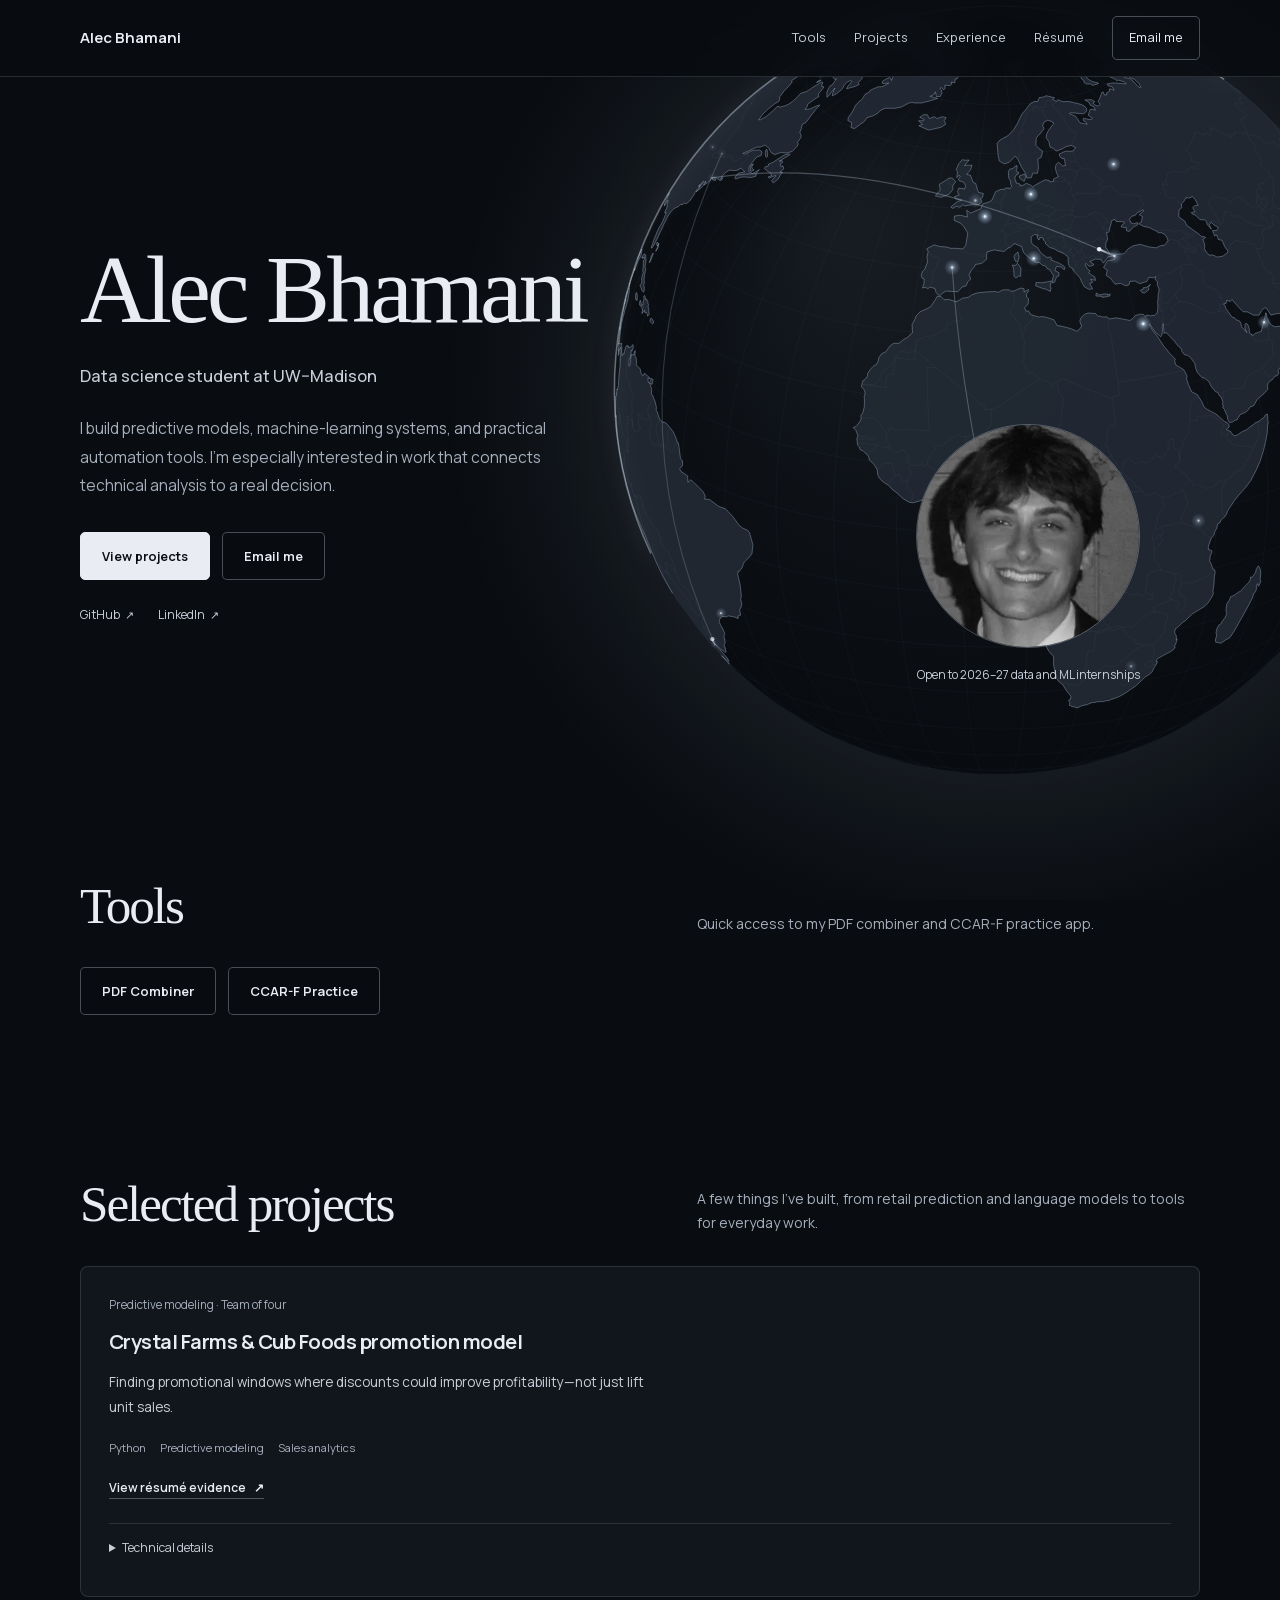
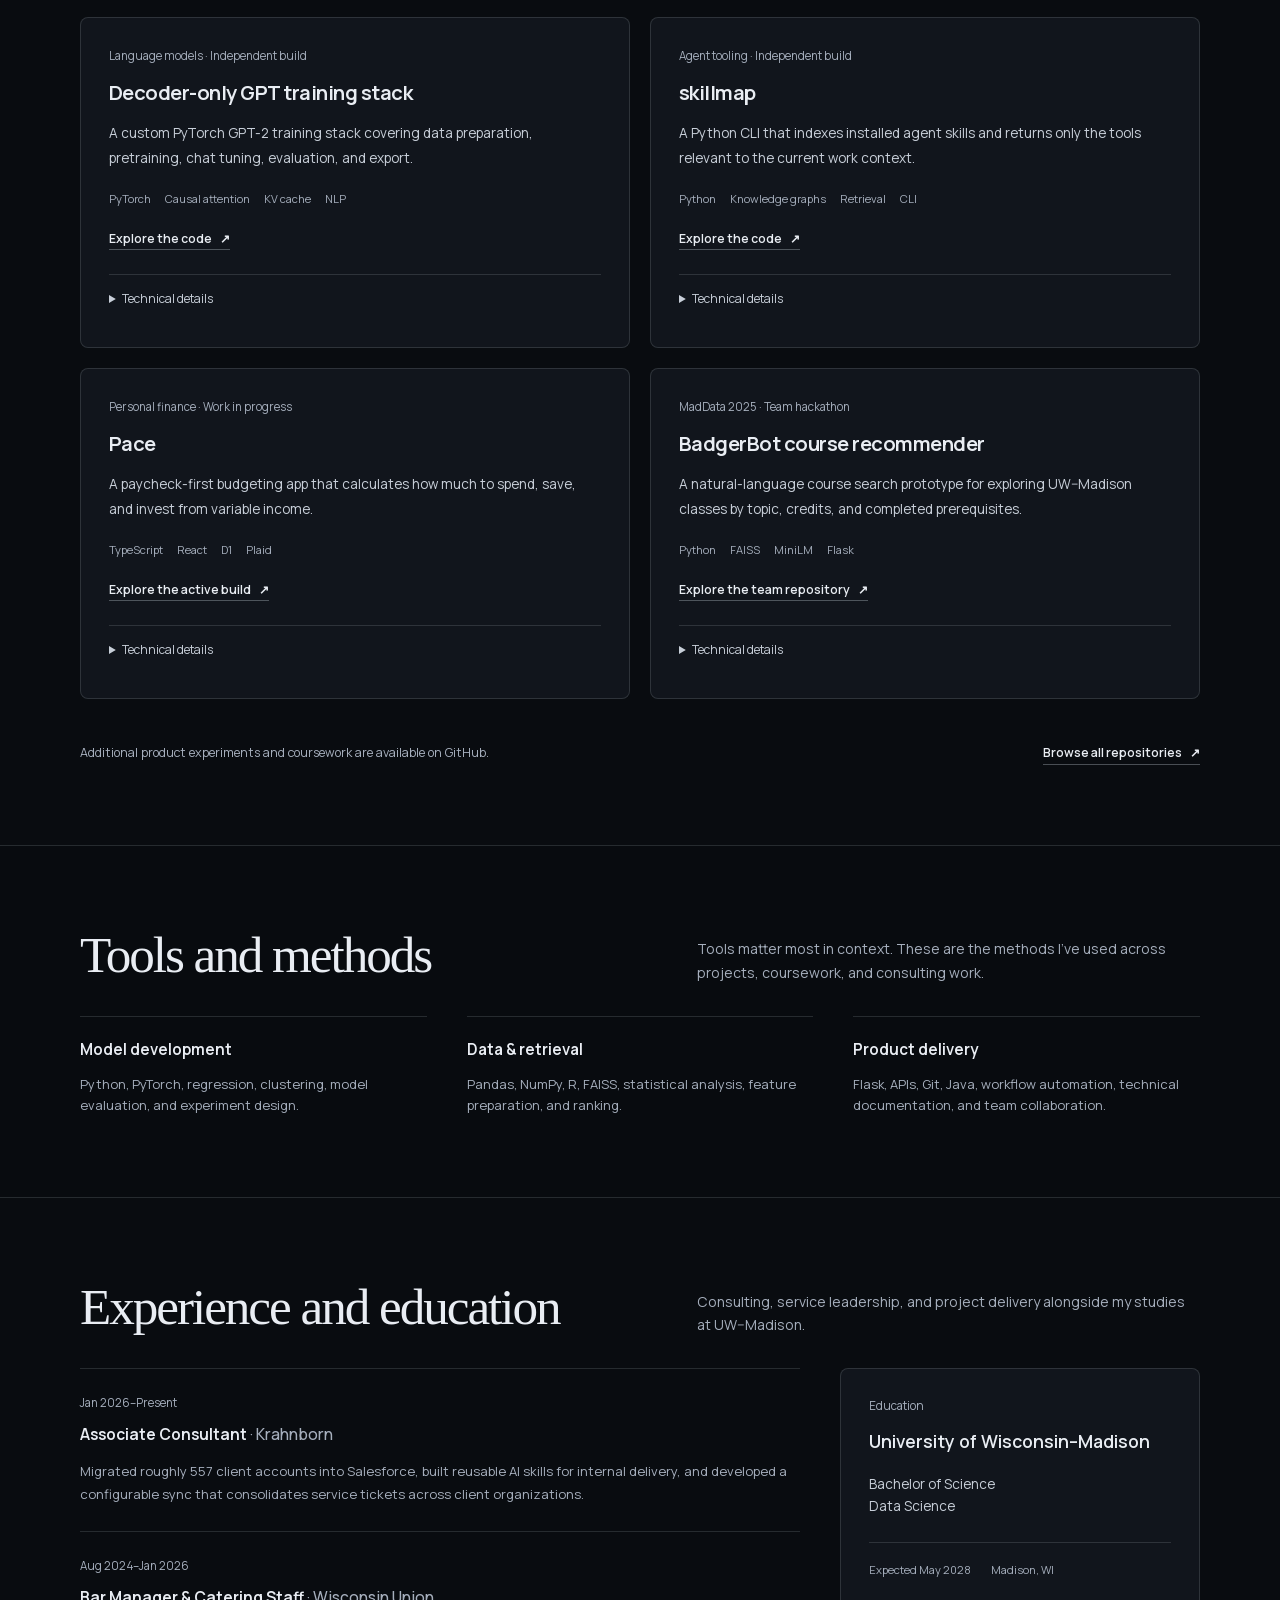
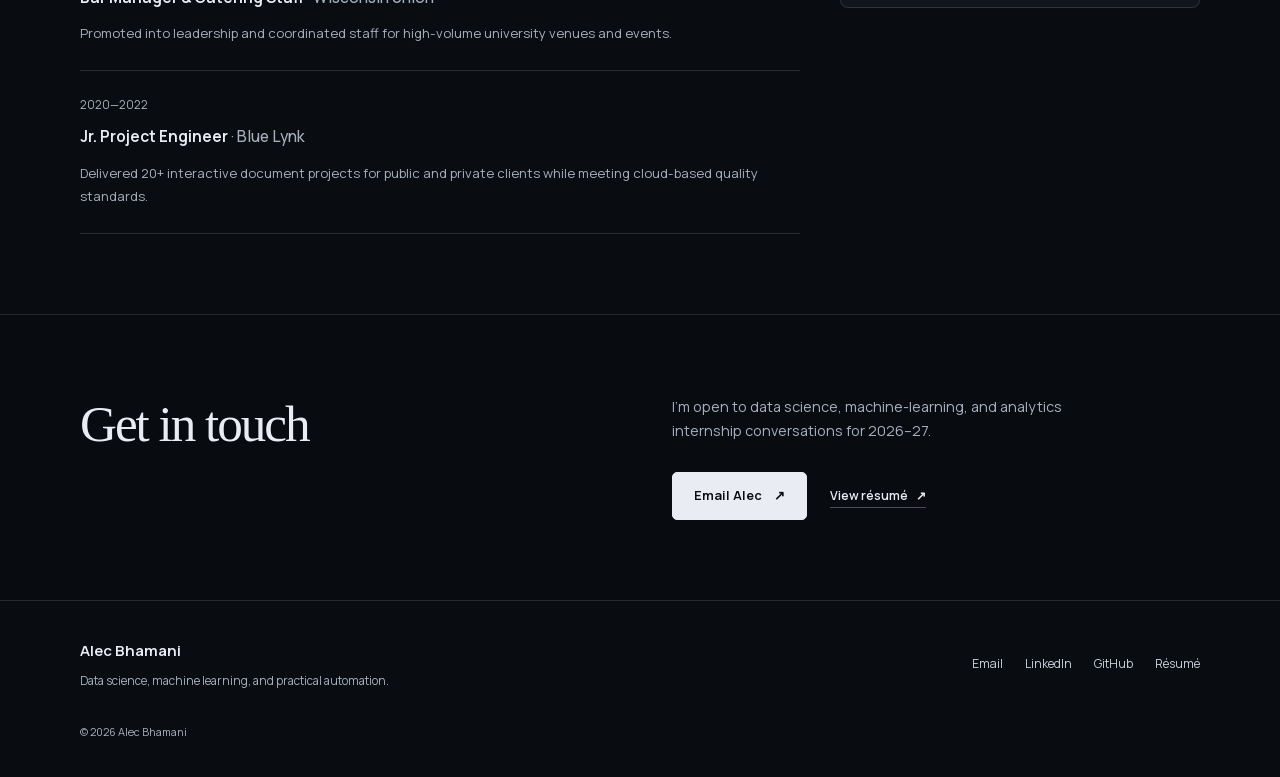
<file: index.html>
<!DOCTYPE html>
<html lang="en">
<head>
  <meta charset="utf-8">
  <meta name="viewport" content="width=device-width, initial-scale=1">
  <meta name="description" content="Alec Bhamani is a UW–Madison data science student building predictive models, machine-learning systems, and practical automation.">
  <meta name="theme-color" content="#090c10">
  <link rel="canonical" href="https://alecbhamani.com/">

  <meta property="og:type" content="profile">
  <meta property="og:url" content="https://alecbhamani.com/">
  <meta property="og:title" content="Alec Bhamani | Data Science &amp; Machine Learning">
  <meta property="og:description" content="Predictive modeling, language-model engineering, and data tools by UW–Madison student Alec Bhamani.">
  <meta property="profile:first_name" content="Alec">
  <meta property="profile:last_name" content="Bhamani">

  <meta name="twitter:card" content="summary">
  <meta name="twitter:title" content="Alec Bhamani | Data Science &amp; Machine Learning">
  <meta name="twitter:description" content="Predictive modeling, language-model engineering, and data tools by UW–Madison student Alec Bhamani.">

  <title>Alec Bhamani | Data Science &amp; Machine Learning</title>
  <link rel="icon" href="data:image/svg+xml,%3Csvg xmlns='http://www.w3.org/2000/svg' viewBox='0 0 64 64'%3E%3Crect width='64' height='64' rx='18' fill='%23090c10'/%3E%3Ctext x='32' y='40' text-anchor='middle' font-family='Arial,sans-serif' font-size='24' font-weight='700' fill='%23e5e9ef'%3EAB%3C/text%3E%3C/svg%3E">

  <link rel="preload" href="assets/fonts/manrope-variable.woff2" as="font" type="font/woff2" crossorigin>
  <link rel="stylesheet" href="assets/styles.min.css">

  <script type="application/ld+json">
  {
    "@context": "https://schema.org",
    "@type": "Person",
    "name": "Alec Bhamani",
    "url": "https://alecbhamani.com/",
    "image": "https://alecbhamani.com/assets/alec-bhamani-photo.jpg",
    "email": "mailto:alecbhamani8@gmail.com",
    "jobTitle": "Data Science Undergraduate",
    "affiliation": {
      "@type": "CollegeOrUniversity",
      "name": "University of Wisconsin–Madison"
    },
    "sameAs": [
      "https://www.linkedin.com/in/alec-bhamani-528b13361/",
      "https://github.com/AlecBhamani1"
    ],
    "knowsAbout": [
      "Data science",
      "Machine learning",
      "Predictive modeling",
      "Data analytics",
      "Workflow automation"
    ]
  }
  </script>
</head>
<body>
  <canvas id="globe-canvas" aria-hidden="true"></canvas>
  <a class="skip-link" href="#main">Skip to content</a>

  <header class="site-header">
    <nav class="nav shell" aria-label="Primary navigation">
      <a class="brand" href="#top">
        <span class="brand-name">Alec Bhamani</span>
      </a>

      <div class="nav-links">
        <a href="#tools">Tools</a>
        <a href="#projects">Projects</a>
        <a href="#experience">Experience</a>
        <a href="assets/alec-bhamani-resume.pdf" target="_blank" rel="noopener noreferrer">Résumé</a>
        <a class="nav-cta" href="mailto:alecbhamani8@gmail.com">Email me</a>
      </div>
    </nav>
  </header>

  <main id="main">
    <section class="hero shell" id="top" aria-labelledby="hero-title">
      <div class="hero-copy">
        <h1 id="hero-title">Alec Bhamani</h1>
        <p class="hero-role">Data science student at UW–Madison</p>
        <p class="hero-intro">
          I build predictive models, machine-learning systems, and practical automation tools. I’m especially interested in work that connects technical analysis to a real decision.
        </p>

        <div class="hero-actions" role="group" aria-label="Featured actions">
          <a class="button button-primary" href="#projects">View projects</a>
          <a class="button button-secondary" href="mailto:alecbhamani8@gmail.com">Email me</a>
        </div>

        <nav class="social-links" aria-label="Professional profiles">
          <a href="https://github.com/AlecBhamani1" target="_blank" rel="noopener noreferrer">GitHub <span aria-hidden="true">↗</span></a>
          <a href="https://www.linkedin.com/in/alec-bhamani-528b13361/" target="_blank" rel="noopener noreferrer">LinkedIn <span aria-hidden="true">↗</span></a>
        </nav>
      </div>

      <div class="hero-visual">
        <div class="portrait-card">
          <picture>
            <img
              src="assets/alec-bhamani-photo-square-400.webp"
              srcset="assets/alec-bhamani-photo-square-240.webp 240w, assets/alec-bhamani-photo-square-400.webp 400w, assets/alec-bhamani-photo-square-602.webp 602w"
              sizes="(max-width: 800px) 156px, 224px"
              width="602"
              height="602"
              alt="Alec Bhamani"
              fetchpriority="high">
          </picture>
          <div class="portrait-label">
            Open to 2026–27 data and ML internships
          </div>
        </div>
      </div>
    </section>

    <section class="section shell" id="tools" aria-labelledby="tools-title">
      <div class="section-heading">
        <div>
          <h2 id="tools-title">Tools</h2>
        </div>
        <p>Quick access to my PDF combiner and CCAR-F practice app.</p>
      </div>

      <div class="hero-actions" role="group" aria-label="Available tools">
        <a class="button button-secondary" href="https://alecbhamani.com/pdfcombiner/">PDF Combiner</a>
        <a class="button button-secondary" href="https://alecbhamani.com/Claude-CCAR-F-Practice/">CCAR-F Practice</a>
      </div>
    </section>

    <section class="section shell" id="projects" aria-labelledby="projects-title">
      <div class="section-heading">
        <div>
          <h2 id="projects-title">Selected projects</h2>
        </div>
        <p>
          A few things I’ve built, from retail prediction and language models to tools for everyday work.
        </p>
      </div>

      <div class="case-studies">
        <article class="case-study case-study-compact">
          <div class="case-content">
            <div class="case-meta">
              <span>Predictive modeling · Team of four</span>
            </div>
            <h3>Crystal Farms &amp; Cub Foods promotion model</h3>
            <p class="case-lede">
              Finding promotional windows where discounts could improve profitability—not just lift unit sales.
            </p>

            <div class="tech-list">
              <span>Python</span><span>Predictive modeling</span><span>Sales analytics</span>
            </div>
            <a class="text-link" href="assets/alec-bhamani-resume.pdf" target="_blank" rel="noopener noreferrer">View résumé evidence <span aria-hidden="true">↗</span></a>
          </div>
          <details class="project-details">
            <summary>Technical details</summary>
            <dl class="case-facts">
              <div>
                <dt>My contribution</dt>
                <dd>Collaborated on the Python modeling workflow and the analysis of historical retail sales data.</dd>
              </div>
              <div>
                <dt>Approach</dt>
                <dd>Converted historical sales patterns into predicted promotional windows the team could compare and present.</dd>
              </div>
              <div>
                <dt>Result</dt>
                <dd>First-place project at the UW–Madison Tech Exploration Lab.</dd>
              </div>
            </dl>
          </details>
        </article>

        <article class="case-study">
          <div class="case-content">
            <div class="case-meta">
              <span>Language models · Independent build</span>
            </div>
            <h3>Decoder-only GPT training stack</h3>
            <p class="case-lede">
              A custom PyTorch GPT-2 training stack covering data preparation, pretraining, chat tuning, evaluation, and export.
            </p>

            <div class="tech-list">
              <span>PyTorch</span><span>Causal attention</span><span>KV cache</span><span>NLP</span>
            </div>
            <a class="text-link" href="https://github.com/AlecBhamani1/GPT" target="_blank" rel="noopener noreferrer">Explore the code <span aria-hidden="true">↗</span></a>
          </div>

          <details class="project-details">
            <summary>Technical details</summary>
            <dl class="case-facts">
              <div>
                <dt>Build</dt>
                <dd>Implemented a decoder-only transformer with causal attention, tied embeddings, checkpoint recovery, and KV-cache generation.</dd>
              </div>
              <div>
                <dt>Engineering</dt>
                <dd>Added GPT-2 tokenization, resumable pretraining, assistant-only chat tuning, perplexity evaluation, and a Hugging Face export path.</dd>
              </div>
              <div>
                <dt>Verified scale</dt>
                <dd>The checked-in configurations calculate to 7.27M, 51.24M, and 124.48M parameters.</dd>
              </div>
            </dl>
            <figure class="case-evidence">
              <figcaption>
                <span>Repository workflow</span>
                <a href="https://github.com/AlecBhamani1/GPT#quickstart-on-a-new-machine-from-scratch" target="_blank" rel="noopener noreferrer">README <span aria-hidden="true">↗</span></a>
              </figcaption>

              <ol class="file-flow">
                <li>
                  <a href="https://github.com/AlecBhamani1/GPT/blob/main/prepare_data.py" target="_blank" rel="noopener noreferrer"><code>prepare_data.py</code></a>
                  <span>Local text or FineWeb-Edu → GPT-2 BPE → <code>train.bin</code> and <code>val.bin</code></span>
                </li>
                <li>
                  <a href="https://github.com/AlecBhamani1/GPT/blob/main/train.py" target="_blank" rel="noopener noreferrer"><code>train.py</code></a>
                  <span>Resumable decoder-only pretraining → <code>gpt_model.pt</code></span>
                </li>
                <li>
                  <a href="https://github.com/AlecBhamani1/GPT/blob/main/finetune_chat.py" target="_blank" rel="noopener noreferrer"><code>finetune_chat.py</code></a>
                  <span>JSONL conversations with assistant-token-only loss → <code>gpt_chat.pt</code></span>
                </li>
                <li>
                  <a href="https://github.com/AlecBhamani1/GPT/blob/main/eval.py" target="_blank" rel="noopener noreferrer"><code>eval.py</code></a>
                  <span>Perplexity evaluation, then Hugging Face and Ollama-compatible export tooling</span>
                </li>
              </ol>

              <div class="evidence-table-wrap">
                <p>Presets calculated from <a href="https://github.com/AlecBhamani1/GPT/blob/main/model.py#L48-L72" target="_blank" rel="noopener noreferrer"><code>model.py</code></a></p>
                <table class="evidence-table">
                  <thead><tr><th>Preset</th><th>Layers × width</th><th>Heads</th><th>Context</th><th>Params</th></tr></thead>
                  <tbody>
                    <tr><td>tiny</td><td>4 × 128</td><td>4</td><td>256</td><td>7.27M</td></tr>
                    <tr><td>small</td><td>8 × 512</td><td>8</td><td>512</td><td>51.24M</td></tr>
                    <tr><td>gpt2</td><td>12 × 768</td><td>12</td><td>1024</td><td>124.48M</td></tr>
                  </tbody>
                </table>
              </div>
            </figure>
          </details>
        </article>

        <article class="case-study">
          <div class="case-content">
            <div class="case-meta">
              <span>Agent tooling · Independent build</span>
            </div>
            <h3>skillmap</h3>
            <p class="case-lede">
              A Python CLI that indexes installed agent skills and returns only the tools relevant to the current work context.
            </p>

            <div class="tech-list">
              <span>Python</span><span>Knowledge graphs</span><span>Retrieval</span><span>CLI</span>
            </div>
            <a class="text-link" href="https://github.com/AlecBhamani1/skillmap" target="_blank" rel="noopener noreferrer">Explore the code <span aria-hidden="true">↗</span></a>
          </div>

          <details class="project-details">
            <summary>Technical details</summary>
            <dl class="case-facts">
              <div>
                <dt>Problem</dt>
                <dd>As skill catalogs grow, overlapping descriptions make it harder for an agent to select the right capability.</dd>
              </div>
              <div>
                <dt>Approach</dt>
                <dd>Discover skills, extract stable concepts, build a graph, and rank a scoped neighborhood for each work query.</dd>
              </div>
              <div>
                <dt>Verification</dt>
                <dd>Added redirection-aware ranking, incremental updates, diagnostics, and a 55-test regression suite.</dd>
              </div>
            </dl>
            <figure class="case-evidence scope-evidence">
              <figcaption>
                <span>A real scoping run</span>
                <a href="https://github.com/AlecBhamani1/skillmap/blob/main/diagnostics/diagnose.py" target="_blank" rel="noopener noreferrer">Diagnostic source <span aria-hidden="true">↗</span></a>
              </figcaption>

              <div class="scope-output">
                <p><span aria-hidden="true">$</span> <code>skillmap scope "manage worktrees and terminals from the command line"</code></p>
                <div>
                  <strong>orca-cli</strong>
                  <span>Matched on: terminal, worktree</span>
                </div>
                <p class="scope-summary">1 of 5 installed skills surfaced</p>
              </div>

              <dl class="diagnostic-grid">
                <div><dt>55 / 55</dt><dd>tests passed</dd></div>
                <div><dt>8 / 8</dt><dd>curated queries ranked first</dd></div>
                <div><dt>3 / 3</dt><dd>adversarial queries ranked first</dd></div>
                <div><dt>1.8 / 5</dt><dd>skills surfaced per query</dd></div>
              </dl>
              <p class="evidence-note">Fresh local diagnostic against current <code>main</code> · 5 installed skills · July 29, 2026</p>
            </figure>
          </details>
        </article>

        <article class="case-study">
          <div class="case-content">
            <div class="case-meta">
              <span>Personal finance · Work in progress</span>
            </div>
            <h3>Pace</h3>
            <p class="case-lede">
              A paycheck-first budgeting app that calculates how much to spend, save, and invest from variable income.
            </p>

            <div class="tech-list">
              <span>TypeScript</span><span>React</span><span>D1</span><span>Plaid</span>
            </div>
            <a class="text-link" href="https://github.com/AlecBhamani1/Pace" target="_blank" rel="noopener noreferrer">Explore the active build <span aria-hidden="true">↗</span></a>
          </div>

          <details class="project-details">
            <summary>Technical details</summary>
            <dl class="case-facts">
              <div>
                <dt>Build</dt>
                <dd>Developing a full-stack TypeScript app with a paycheck-planning engine and D1-compatible persistence.</dd>
              </div>
              <div>
                <dt>Logic</dt>
                <dd>Converts pay frequency and monthly category limits into per-paycheck spending, savings, and investable amounts.</dd>
              </div>
              <div>
                <dt>Integration</dt>
                <dd>Supports Plaid Sandbox account linking with encrypted access-token handling on the server.</dd>
              </div>
            </dl>
            <figure class="case-evidence pace-evidence">
              <figcaption>
                <span>Paycheck plan calculation</span>
                <a href="https://github.com/AlecBhamani1/Pace/blob/main/app/page.tsx" target="_blank" rel="noopener noreferrer">Implementation <span aria-hidden="true">↗</span></a>
              </figcaption>

              <div class="budget-equation">
                <div><span>Typical take-home paycheck</span><code>$2,000.00</code></div>
                <div><span>Per-paycheck spending cap</span><code>− $1,200.00</code></div>
                <div><span>Savings contribution</span><code>− $200.00</code></div>
                <div class="budget-total"><span>Available to invest</span><code>$600.00</code></div>
              </div>

              <div class="allocation-summary" role="group" aria-label="Resulting paycheck allocation">
                <div><strong>$1,200</strong><span>Spend</span></div>
                <div><strong>$200</strong><span>Save</span></div>
                <div><strong>$600</strong><span>Invest</span></div>
              </div>
              <p class="evidence-note">Illustrative Sandbox values · calculation mirrors the current planning engine in <code>app/page.tsx</code></p>
            </figure>
          </details>
        </article>

        <article class="case-study">
          <div class="case-content">
            <div class="case-meta">
              <span>MadData 2025 · Team hackathon</span>
            </div>
            <h3>BadgerBot course recommender</h3>
            <p class="case-lede">
              A natural-language course search prototype for exploring UW–Madison classes by topic, credits, and completed prerequisites.
            </p>

            <div class="tech-list">
              <span>Python</span><span>FAISS</span><span>MiniLM</span><span>Flask</span>
            </div>
            <a class="text-link" href="https://github.com/AlecBhamani1/MadData2025" target="_blank" rel="noopener noreferrer">Explore the team repository <span aria-hidden="true">↗</span></a>
          </div>

          <details class="project-details">
            <summary>Technical details</summary>
            <dl class="case-facts">
              <div>
                <dt>My contribution</dt>
                <dd>Built the initial Flask interface and project setup as part of the team; the current retrieval implementation reflects contributions across the repository.</dd>
              </div>
              <div>
                <dt>Approach</dt>
                <dd>Embeds 380 catalog records with MiniLM, retrieves candidates with FAISS, and filters by credits and prerequisite gaps.</dd>
              </div>
              <div>
                <dt>Output</dt>
                <dd>Returns up to five course cards with course details, credits, and missing prerequisites.</dd>
              </div>
            </dl>
            <figure class="case-evidence course-evidence">
              <figcaption>
                <span>Prototype recommendation</span>
                <a href="https://github.com/AlecBhamani1/MadData2025/blob/main/nearest_neighbor_search.py" target="_blank" rel="noopener noreferrer">Retrieval source <span aria-hidden="true">↗</span></a>
              </figcaption>

              <div class="course-query">
                <span>Query</span>
                <p>3 credit course about data visualization</p>
                <small>Completed: COMP SCI 220, COMP SCI 320</small>
              </div>

              <ol class="course-results">
                <li>
                  <code>COMP SCI 565</code>
                  <div><strong>Introduction to Data Visualization</strong><span>3 credits · Missing prerequisites: None</span></div>
                </li>
                <li>
                  <code>COMP SCI 765</code>
                  <div><strong>Data Visualization</strong><span>3 credits · Missing prerequisites: None</span></div>
                </li>
                <li>
                  <code>STAT 436</code>
                  <div><strong>Statistical Data Visualization</strong><span>3 credits · Missing prerequisite: STAT 240</span></div>
                </li>
              </ol>
              <p class="evidence-note">Prototype output regenerated from the committed FAISS index; ranking percentages intentionally omitted.</p>
            </figure>
          </details>
        </article>
      </div>

      <div class="more-work">
        <p>Additional product experiments and coursework are available on GitHub.</p>
        <a class="text-link" href="https://github.com/AlecBhamani1?tab=repositories" target="_blank" rel="noopener noreferrer">Browse all repositories <span aria-hidden="true">↗</span></a>
      </div>
    </section>

    <section class="section capability-section" aria-labelledby="capabilities-title">
      <div class="shell">
        <div class="section-heading compact-heading">
          <div>
            <h2 id="capabilities-title">Tools and methods</h2>
          </div>
          <p>Tools matter most in context. These are the methods I’ve used across projects, coursework, and consulting work.</p>
        </div>

        <div class="capability-grid">
          <article>
            <h3>Model development</h3>
            <p>Python, PyTorch, regression, clustering, model evaluation, and experiment design.</p>
          </article>
          <article>
            <h3>Data &amp; retrieval</h3>
            <p>Pandas, NumPy, R, FAISS, statistical analysis, feature preparation, and ranking.</p>
          </article>
          <article>
            <h3>Product delivery</h3>
            <p>Flask, APIs, Git, Java, workflow automation, technical documentation, and team collaboration.</p>
          </article>
        </div>
      </div>
    </section>

    <section class="section shell" id="experience" aria-labelledby="experience-title">
      <div class="section-heading compact-heading">
        <div>
          <h2 id="experience-title">Experience and education</h2>
        </div>
        <p>Consulting, service leadership, and project delivery alongside my studies at UW–Madison.</p>
      </div>

      <div class="experience-layout">
        <div class="timeline">
          <article class="timeline-item">
            <div class="timeline-date">Jan 2026–Present</div>
            <div>
              <h3>Associate Consultant <span>· Krahnborn</span></h3>
              <p>Migrated roughly 557 client accounts into Salesforce, built reusable AI skills for internal delivery, and developed a configurable sync that consolidates service tickets across client organizations.</p>
            </div>
          </article>
          <article class="timeline-item">
            <div class="timeline-date">Aug 2024–Jan 2026</div>
            <div>
              <h3>Bar Manager &amp; Catering Staff <span>· Wisconsin Union</span></h3>
              <p>Promoted into leadership and coordinated staff for high-volume university venues and events.</p>
            </div>
          </article>
          <article class="timeline-item">
            <div class="timeline-date">2020—2022</div>
            <div>
              <h3>Jr. Project Engineer <span>· Blue Lynk</span></h3>
              <p>Delivered 20+ interactive document projects for public and private clients while meeting cloud-based quality standards.</p>
            </div>
          </article>
        </div>

        <aside class="education-card" aria-label="Education">
          <div class="education-mark" aria-hidden="true">W</div>
          <p class="education-label">Education</p>
          <h3>University of Wisconsin–Madison</h3>
          <p>Bachelor of Science<br>Data Science</p>
          <div class="education-footer">
            <span>Expected May 2028</span>
            <span>Madison, WI</span>
          </div>
        </aside>
      </div>
    </section>

    <section class="contact-section" id="contact" aria-labelledby="contact-title">
      <div class="shell contact-inner">
        <div>
          <h2 id="contact-title">Get in touch</h2>
        </div>
        <div class="contact-actions">
          <p>I’m open to data science, machine-learning, and analytics internship conversations for 2026–27.</p>
          <a class="button button-primary" href="mailto:alecbhamani8@gmail.com">Email Alec <span aria-hidden="true">↗</span></a>
          <a class="text-link" href="assets/alec-bhamani-resume.pdf" target="_blank" rel="noopener noreferrer">View résumé <span aria-hidden="true">↗</span></a>
        </div>
      </div>
    </section>
  </main>

  <footer class="footer">
    <div class="shell footer-inner">
      <div>
        <a class="brand footer-brand" href="#top">
          <span class="brand-name">Alec Bhamani</span>
        </a>
        <p>Data science, machine learning, and practical automation.</p>
      </div>
      <nav class="footer-links" aria-label="Footer links">
        <a href="mailto:alecbhamani8@gmail.com">Email</a>
        <a href="https://www.linkedin.com/in/alec-bhamani-528b13361/" target="_blank" rel="noopener noreferrer">LinkedIn</a>
        <a href="https://github.com/AlecBhamani1" target="_blank" rel="noopener noreferrer">GitHub</a>
        <a href="assets/alec-bhamani-resume.pdf" target="_blank" rel="noopener noreferrer">Résumé</a>
      </nav>
      <p class="copyright">© 2026 Alec Bhamani</p>
    </div>
  </footer>
  <script defer src="assets/globe/d3.min.js"></script>
  <script defer src="assets/globe/topojson-client.min.js"></script>
  <script defer src="assets/globe.js"></script>
</body>
</html>
</file>
<file: assets/styles.min.css>
@font-face{font-family:Manrope;font-style:normal;font-weight:400 800;font-display:swap;src:url("fonts/manrope-variable.woff2") format("woff2")}:root{color-scheme:dark;--bg:#090c10;--surface:rgba(19, 24, 31, 0.86);--ink:#e9edf3;--muted:#a6afbd;--muted-strong:#c8cfd9;--line:rgba(221, 230, 242, 0.14);--line-strong:rgba(221, 230, 242, 0.3);--sans:"Manrope","Trebuchet MS",sans-serif;--display:"Iowan Old Style","Palatino Linotype","Book Antiqua",Palatino,Georgia,serif}*{box-sizing:border-box}html{scroll-behavior:smooth;scroll-padding-top:84px;background:var(--bg)}body{min-width:320px;margin:0;color:var(--ink);font:16px/1.65 var(--sans);-webkit-font-smoothing:antialiased;isolation:isolate}a{color:inherit;text-decoration:none}img{max-width:100%}a:focus-visible,summary:focus-visible{outline:2px solid var(--ink);outline-offset:5px}.shell{width:min(1120px,calc(100% - 64px));margin-inline:auto}#globe-canvas{position:fixed;inset:0;z-index:-1;width:100%;height:100%;pointer-events:none}.skip-link{position:fixed;top:12px;left:12px;z-index:100;padding:10px 14px;background:var(--ink);color:var(--bg);transform:translateY(-180%)}.skip-link:focus{transform:translateY(0)}.site-header{position:sticky;top:0;z-index:50;border-bottom:1px solid var(--line);background:rgba(9,12,16,.88);backdrop-filter:blur(16px)}.nav{min-height:76px;display:flex;align-items:center;justify-content:space-between;gap:24px}.brand{font-size:.94rem;font-weight:650}.nav-links{display:flex;align-items:center;gap:28px;font-size:.8rem;color:var(--muted-strong)}.nav-links a{min-height:44px;display:inline-flex;align-items:center}.footer-links a:hover,.nav-links a:hover,.social-links a:hover{color:#fff;text-decoration:underline;text-underline-offset:5px}.nav-links .nav-cta{padding-inline:16px;border:1px solid var(--line-strong);border-radius:5px;color:var(--ink)}.hero{min-height:min(720px,calc(100svh - 76px));display:grid;grid-template-columns:minmax(0,1.35fr) minmax(240px,0.65fr);align-items:center;gap:64px;padding-block:92px 100px}.hero-copy{position:relative;z-index:1}h1,h2{margin:0;font-family:var(--display);font-weight:400;letter-spacing:-.04em}h1{font-size:clamp(4rem, 7.5vw, 6.5rem);line-height:1.04}.hero-role{margin:22px 0 0;font-size:1.03rem;font-weight:500;color:var(--muted-strong)}.hero-intro{max-width:510px;margin:26px 0 0;color:var(--muted);font-size:.96rem;line-height:1.85}.hero-actions{margin-top:32px;display:flex;flex-wrap:wrap;gap:12px}.button{min-height:48px;display:inline-flex;justify-content:center;align-items:center;gap:12px;padding:0 21px;border:1px solid var(--line-strong);border-radius:5px;font-size:.8rem;font-weight:650;transition:background 150ms ease}.button-primary{border-color:var(--ink);background:var(--ink);color:var(--bg)}.button-primary:hover{background:#fff}.button-secondary{background:rgba(9,12,16,.5)}.button-secondary:hover{background:#202733}.social-links{display:flex;gap:24px;margin-top:25px;color:var(--muted-strong);font-size:.77rem}.social-links span{margin-left:3px;font-size:.7rem}.hero-visual{display:grid;place-items:center;align-self:end;padding-bottom:12px}.portrait-card{width:224px}.portrait-card picture{display:block;width:100%;aspect-ratio:1;overflow:hidden;border:1px solid var(--line-strong);border-radius:50%}.portrait-card img{display:block;width:100%;height:100%;object-fit:cover;object-position:center 34%;filter:grayscale(1)}.portrait-label{margin-top:18px;color:var(--muted-strong);text-align:center;font-size:.73rem;line-height:1.6}.section{padding-block:80px;scroll-margin-top:20px}.section-heading{display:grid;grid-template-columns:1.1fr 1fr;align-items:end;gap:64px;margin-bottom:32px}.contact-inner h2,.section-heading h2{font-size:clamp(2.3rem, 4vw, 3.2rem);line-height:1.14}.section-heading>p{margin:0;max-width:510px;color:var(--muted);font-size:.88rem}.case-studies{display:grid;grid-template-columns:repeat(2,minmax(0,1fr));gap:20px;align-items:start}.case-study{min-width:0;padding:28px;border:1px solid var(--line);border-radius:8px;background:var(--surface);backdrop-filter:blur(18px)}.case-study-compact{grid-column:1/-1}.case-content{display:flex;flex-direction:column;align-items:flex-start}.case-meta{margin-bottom:14px;color:var(--muted);font-size:.72rem}.case-study h3{margin:0;color:var(--ink);font-size:1.27rem;line-height:1.35;font-weight:650;letter-spacing:-.025em}.case-lede{margin:15px 0 0;max-width:68ch;color:var(--muted-strong);font-size:.85rem;line-height:1.8}.tech-list{margin-top:20px;display:flex;flex-wrap:wrap;gap:5px 14px;color:var(--muted);font-size:.7rem}.text-link{display:inline-flex;align-items:center;gap:8px;margin-top:20px;border-bottom:1px solid var(--line-strong);color:var(--ink);font-size:.77rem;font-weight:600}.text-link:hover{border-color:var(--ink)}.project-details{margin-top:24px;border-top:1px solid var(--line)}.project-details summary{min-height:44px;padding-top:14px;cursor:pointer;color:var(--muted-strong);font-size:.75rem}.project-details summary:hover{color:#fff}.case-facts{margin:8px 0 0}.case-facts>div{padding-block:12px}.case-facts dt{font-size:.75rem;color:var(--ink);font-weight:650}.case-facts dd{margin:5px 0 0;color:var(--muted);font-size:.77rem;line-height:1.75}.case-evidence{min-width:0;margin:0;align-self:stretch;overflow:hidden;border:1px solid var(--line);border-radius:8px;background:#0a0d0f}.case-evidence figcaption{min-height:48px;display:flex;align-items:center;justify-content:space-between;gap:18px;padding:11px 16px;border-bottom:1px solid var(--line);color:var(--muted-strong);font-size:.7rem;font-weight:800}.case-evidence figcaption>span{letter-spacing:.08em;text-transform:uppercase}.case-evidence figcaption a{color:var(--muted);font-weight:700}.case-evidence figcaption a:hover,.evidence-table-wrap a:hover,.file-flow a:hover{color:var(--ink)}.case-evidence code{font-family:ui-monospace,SFMono-Regular,Menlo,Monaco,Consolas,monospace}.file-flow{margin:0;padding:0;list-style:none}.file-flow li{display:grid;grid-template-columns:138px minmax(0,1fr);gap:16px;padding:17px 18px;border-bottom:1px solid var(--line)}.file-flow a{color:var(--ink);font-size:.72rem;font-weight:800}.file-flow li>span{color:var(--muted);font-size:.72rem;line-height:1.55}.file-flow li>span code{color:var(--muted-strong);font-size:.68rem}.evidence-table-wrap{overflow-x:auto;padding:17px 18px 20px}.evidence-table-wrap>p{margin:0 0 12px;color:var(--muted);font-size:.68rem}.evidence-table-wrap a{color:var(--muted-strong)}.evidence-table{width:100%;min-width:390px;border-collapse:collapse;color:var(--muted-strong);font-family:ui-monospace,SFMono-Regular,Menlo,Monaco,Consolas,monospace;font-size:.66rem;text-align:left}.evidence-table td,.evidence-table th{padding:8px 9px;border:1px solid var(--line);white-space:nowrap}.evidence-table th{color:var(--muted);font-weight:700}.evidence-table td:first-child{color:var(--ink);font-weight:800}.scope-output{padding:24px 20px;border-bottom:1px solid var(--line);font-family:ui-monospace,SFMono-Regular,Menlo,Monaco,Consolas,monospace}.scope-output>p{margin:0;color:var(--muted);font-size:.7rem;line-height:1.6}.scope-output>p>span{margin-right:6px;color:var(--muted-strong)}.scope-output>p code{white-space:normal}.scope-output>div{margin-block:20px 14px;padding:14px;border:1px solid var(--line-strong);border-left:3px solid var(--muted-strong);border-radius:4px;background:var(--bg)}.scope-output strong,.scope-output>div span{display:block}.scope-output strong{color:var(--ink);font-size:.84rem}.scope-output>div span{margin-top:4px;color:var(--muted);font-size:.66rem}.scope-output .scope-summary{color:var(--muted-strong);font-weight:700}.diagnostic-grid{display:grid;grid-template-columns:repeat(2,1fr);margin:0}.diagnostic-grid>div{min-height:104px;padding:18px;border-right:1px solid var(--line);border-bottom:1px solid var(--line)}.diagnostic-grid>div:nth-child(2n){border-right:0}.diagnostic-grid dt{color:var(--ink);font-size:1.2rem;font-weight:750;letter-spacing:-.03em}.diagnostic-grid dd{margin:5px 0 0;color:var(--muted);font-size:.68rem;line-height:1.45}.budget-equation{padding:10px 18px;border-bottom:1px solid var(--line)}.budget-equation>div{min-height:56px;display:grid;grid-template-columns:minmax(0,1fr) auto;align-items:center;gap:20px;border-bottom:1px solid var(--line)}.budget-equation>div:last-child{border-bottom:0}.budget-equation span{color:var(--muted);font-size:.7rem;line-height:1.45}.budget-equation code{color:var(--muted-strong);font-size:.72rem;font-weight:700;white-space:nowrap}.budget-equation .budget-total{margin-inline:-18px;padding-inline:18px;border-left:3px solid var(--muted-strong);background:var(--bg)}.budget-equation .budget-total code,.budget-equation .budget-total span{color:var(--ink);font-weight:800}.allocation-summary{display:grid;grid-template-columns:repeat(3,minmax(0,1fr));border-bottom:1px solid var(--line)}.allocation-summary>div{min-width:0;padding:19px 16px;border-right:1px solid var(--line)}.allocation-summary>div:last-child{border-right:0}.allocation-summary span,.allocation-summary strong{display:block}.allocation-summary strong{overflow-wrap:anywhere;color:var(--ink);font-size:1.06rem;letter-spacing:-.02em}.allocation-summary span{margin-top:4px;color:var(--muted);font-size:.64rem;font-weight:700;text-transform:uppercase}.course-query{padding:20px 18px;border-bottom:1px solid var(--line)}.course-query>span{color:var(--muted-strong);font-size:.62rem;font-weight:800;letter-spacing:.08em;text-transform:uppercase}.course-query p{margin:7px 0 9px;color:var(--ink);font-size:.83rem;font-weight:700;line-height:1.45}.course-query small{color:var(--muted);font-size:.64rem;line-height:1.5}.course-results{margin:0;padding:0;list-style:none}.course-results li{display:grid;grid-template-columns:96px minmax(0,1fr);gap:16px;padding:16px 18px;border-bottom:1px solid var(--line)}.course-results li>code{color:var(--ink);font-size:.68rem;font-weight:800;white-space:nowrap}.course-results span,.course-results strong{display:block}.course-results strong{color:var(--ink);font-size:.72rem;line-height:1.45}.course-results span{margin-top:4px;color:var(--muted);font-size:.64rem;line-height:1.45}.evidence-note{margin:0;padding:13px 18px;color:var(--muted);font-size:.62rem;line-height:1.5}.more-work{display:flex;justify-content:space-between;align-items:baseline;gap:24px;margin-top:24px}.more-work p{margin:0;color:var(--muted);font-size:.78rem}.more-work .text-link{flex:0 0 auto}.capability-section{border-block:1px solid var(--line);background:rgba(9,12,16,.85)}.capability-grid{display:grid;grid-template-columns:repeat(3,minmax(0,1fr));gap:40px}.capability-grid article{padding-top:20px;border-top:1px solid var(--line)}.capability-grid h3{margin:0 0 12px;font-size:.95rem;font-weight:650}.capability-grid p{margin:0;color:var(--muted);font-size:.81rem}.experience-layout{display:grid;grid-template-columns:minmax(0,1.6fr) minmax(280px,0.8fr);gap:40px;align-items:start}.timeline{border-top:1px solid var(--line)}.timeline-item{padding-block:24px;border-bottom:1px solid var(--line)}.timeline-date{color:var(--muted);font-size:.72rem;margin-bottom:10px}.timeline-item h3{margin:0;font-size:.97rem;font-weight:650}.timeline-item h3 span{color:var(--muted);font-weight:500}.timeline-item p{margin:12px 0 0;color:var(--muted);font-size:.82rem;line-height:1.8}.education-card{padding:28px;border:1px solid var(--line);border-radius:8px;background:var(--surface);backdrop-filter:blur(18px)}.education-mark{display:none}.education-label{margin:0 0 12px;color:var(--muted);font-size:.73rem}.education-card h3{margin:0;font-size:1.1rem;font-weight:600;line-height:1.5}.education-card>p:not(.education-label){margin:18px 0 0;color:var(--muted-strong);font-size:.85rem}.education-footer{display:flex;flex-wrap:wrap;gap:8px 20px;margin-top:24px;padding-top:18px;border-top:1px solid var(--line);color:var(--muted);font-size:.7rem}.contact-section{padding-block:80px;border-top:1px solid var(--line);background:rgba(9,12,16,.9)}.contact-inner{display:grid;grid-template-columns:1fr 1fr;gap:64px}.contact-actions p{margin:0 0 24px;max-width:46ch;color:var(--muted);font-size:.9rem}.contact-actions .text-link{margin-left:20px}.footer{padding-block:36px;background:var(--bg);border-top:1px solid var(--line)}.footer-inner{display:grid;grid-template-columns:1fr auto;gap:16px 32px;align-items:center}.footer-inner>div>p{margin:8px 0 0;color:var(--muted);font-size:.73rem}.footer-links{display:flex;flex-wrap:wrap;gap:22px;color:var(--muted-strong);font-size:.75rem}.copyright{grid-column:1/-1;margin:16px 0 0;color:var(--muted);font-size:.68rem}@media (max-width:980px){.hero{gap:32px}.section-heading{gap:32px}.experience-layout{gap:28px}.file-flow li{grid-template-columns:1fr;gap:8px}}@media (max-width:800px){.shell{width:calc(100% - 40px)}.nav{min-height:68px;gap:16px}.brand{font-size:.84rem}.nav-links{gap:16px;font-size:.72rem}.nav-links .nav-cta{display:none}.hero{min-height:auto;grid-template-columns:1fr;gap:40px;padding-block:64px}h1{font-size:clamp(3.3rem, 10.5vw, 5rem)}.hero-copy{max-width:570px}.hero-visual{justify-items:end;padding-right:6%}.portrait-card{width:156px}.portrait-label{width:210px;margin-left:-27px}.section{padding-block:60px}.section-heading{grid-template-columns:1fr;gap:16px}.case-studies{grid-template-columns:1fr}.case-study-compact{grid-column:auto}.capability-grid{gap:24px}.experience-layout{grid-template-columns:1fr}.contact-inner{grid-template-columns:1fr;gap:24px}.more-work{flex-direction:column;gap:0}.file-flow li{grid-template-columns:138px minmax(0,1fr)}.footer-inner{grid-template-columns:1fr}}@media (max-width:520px){.nav{flex-wrap:wrap;justify-content:center;gap:0;padding-top:12px}.nav .brand{flex-basis:100%;text-align:center}.nav-links{gap:24px}.hero{padding-top:44px}h1{font-size:clamp(2.8rem, 12vw, 3.9rem)}.hero-role{font-size:.87rem}.hero-intro{font-size:.88rem}.case-study{padding:22px}.case-study h3{font-size:1.18rem}.capability-grid{grid-template-columns:1fr}.file-flow li{grid-template-columns:1fr;gap:8px}.course-results li{grid-template-columns:1fr;gap:8px}.allocation-summary>div{padding-inline:10px}.contact-section{padding-block:60px}}@media (prefers-reduced-motion:reduce){html{scroll-behavior:auto}*,::after,::before{transition:none!important;scroll-behavior:auto!important}}
</file>
